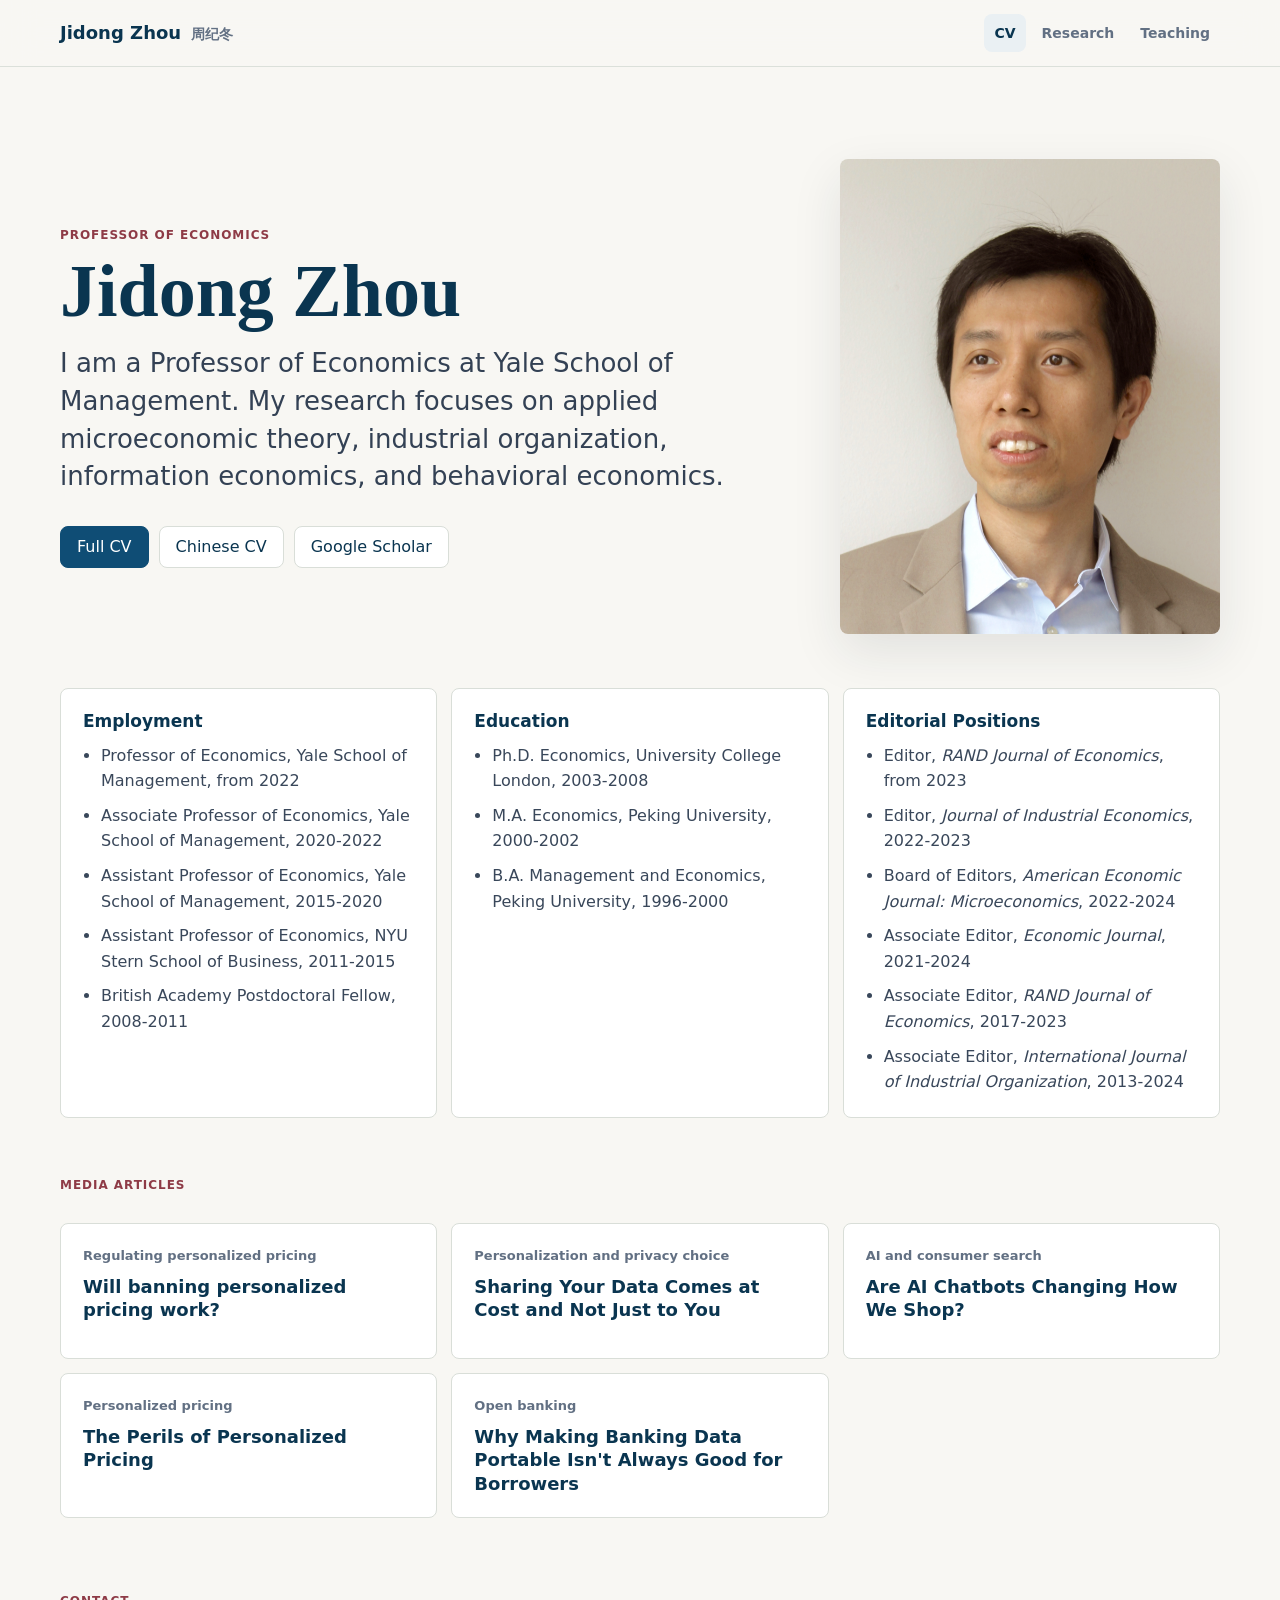
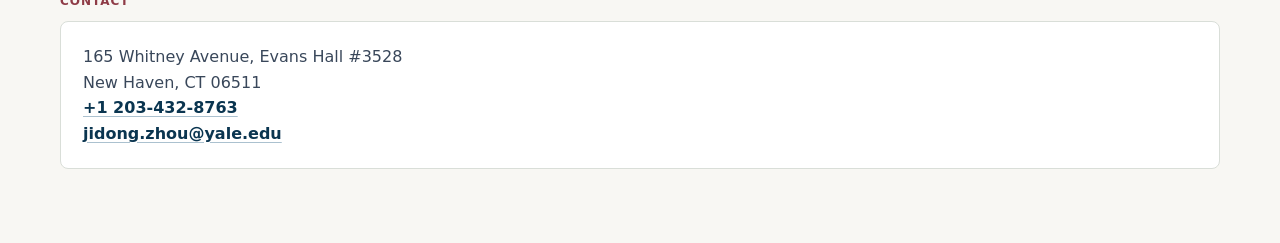
<file: index.html>
<!doctype html>
<html lang="en">
  <head>
    <meta charset="utf-8" />
    <meta name="viewport" content="width=device-width, initial-scale=1" />
    <meta
      name="description"
      content="Jidong Zhou, Professor of Economics at Yale School of Management. Research in applied microeconomic theory, industrial organization, information economics, and behavioral economics."
    />
    <title>CV | Jidong Zhou</title>
    <link rel="stylesheet" href="styles.css" />
  </head>
  <body data-page="cv">
    <header class="site-header">
      <a class="site-title" href="index.html" aria-label="Jidong Zhou CV">
        <span>Jidong Zhou</span>
        <span>周纪冬</span>
      </a>
      <button class="nav-toggle" type="button" aria-label="Open navigation" aria-expanded="false" aria-controls="site-nav">
        <span></span>
        <span></span>
        <span></span>
      </button>
      <nav id="site-nav" class="site-nav" aria-label="Main navigation">
        <a href="index.html" data-page="cv">CV</a>
        <a href="research.html" data-page="research">Research</a>
        <a href="teaching.html" data-page="teaching">Teaching</a>
      </nav>
    </header>

    <main>
      <section class="intro section-wrap">
        <div class="intro-copy">
          <p class="eyebrow">Professor of Economics</p>
          <h1>Jidong Zhou</h1>
          <p class="intro-lede">
            I am a Professor of Economics at Yale School of Management. My research focuses on applied microeconomic theory, industrial organization, information economics, and behavioral economics.
          </p>
          <div class="intro-actions">
            <a class="button primary" href="https://drive.google.com/file/d/1NAV-IcpganPE3tilhhXrdsFZWTrWR2mY/view?usp=sharing" target="_blank" rel="noreferrer">Full CV</a>
            <a class="button" href="https://drive.google.com/file/d/1QHR6ZOoLEqy23mCEOTTazOFGDCbtmv1Q/view?usp=sharing" target="_blank" rel="noreferrer">Chinese CV</a>
            <a class="button" href="http://scholar.google.com/citations?user=oXn7rcEAAAAJ&amp;hl=en" target="_blank" rel="noreferrer">Google Scholar</a>
          </div>
        </div>
        <figure class="portrait-block">
          <img src="assets/jidong-zhou.png" alt="Jidong Zhou" />
        </figure>
      </section>

      <section class="section-wrap cv-section" aria-label="Curriculum vitae">
        <div class="cv-grid">
          <section>
            <h3>Employment</h3>
            <ul>
              <li>Professor of Economics, Yale School of Management, from 2022</li>
              <li>Associate Professor of Economics, Yale School of Management, 2020-2022</li>
              <li>Assistant Professor of Economics, Yale School of Management, 2015-2020</li>
              <li>Assistant Professor of Economics, NYU Stern School of Business, 2011-2015</li>
              <li>British Academy Postdoctoral Fellow, 2008-2011</li>
            </ul>
          </section>
          <section>
            <h3>Education</h3>
            <ul>
              <li>Ph.D. Economics, University College London, 2003-2008</li>
              <li>M.A. Economics, Peking University, 2000-2002</li>
              <li>B.A. Management and Economics, Peking University, 1996-2000</li>
            </ul>
          </section>
          <section>
            <h3>Editorial Positions</h3>
            <ul>
              <li>Editor, <em>RAND Journal of Economics</em>, from 2023</li>
              <li>Editor, <em>Journal of Industrial Economics</em>, 2022-2023</li>
              <li>Board of Editors, <em>American Economic Journal: Microeconomics</em>, 2022-2024</li>
              <li>Associate Editor, <em>Economic Journal</em>, 2021-2024</li>
              <li>Associate Editor, <em>RAND Journal of Economics</em>, 2017-2023</li>
              <li>Associate Editor, <em>International Journal of Industrial Organization</em>, 2013-2024</li>
            </ul>
          </section>
        </div>
      </section>

      <section class="section-wrap insights-section" aria-label="Media articles">
        <div class="section-heading">
          <p class="eyebrow">Media Articles</p>
        </div>
        <div id="insights-list" class="insight-list"></div>
      </section>

      <section class="section-wrap contact-section" aria-label="Contact information">
        <p class="eyebrow">Contact</p>
        <div class="contact-card">
          <address>
            165 Whitney Avenue, Evans Hall #3528<br />
            New Haven, CT 06511<br />
            <a href="tel:+12034328763">+1 203-432-8763</a><br />
            <a href="mailto:jidong.zhou@yale.edu">jidong.zhou@yale.edu</a>
          </address>
        </div>
      </section>
    </main>

    <script src="app.js"></script>
  </body>
</html>
</file>
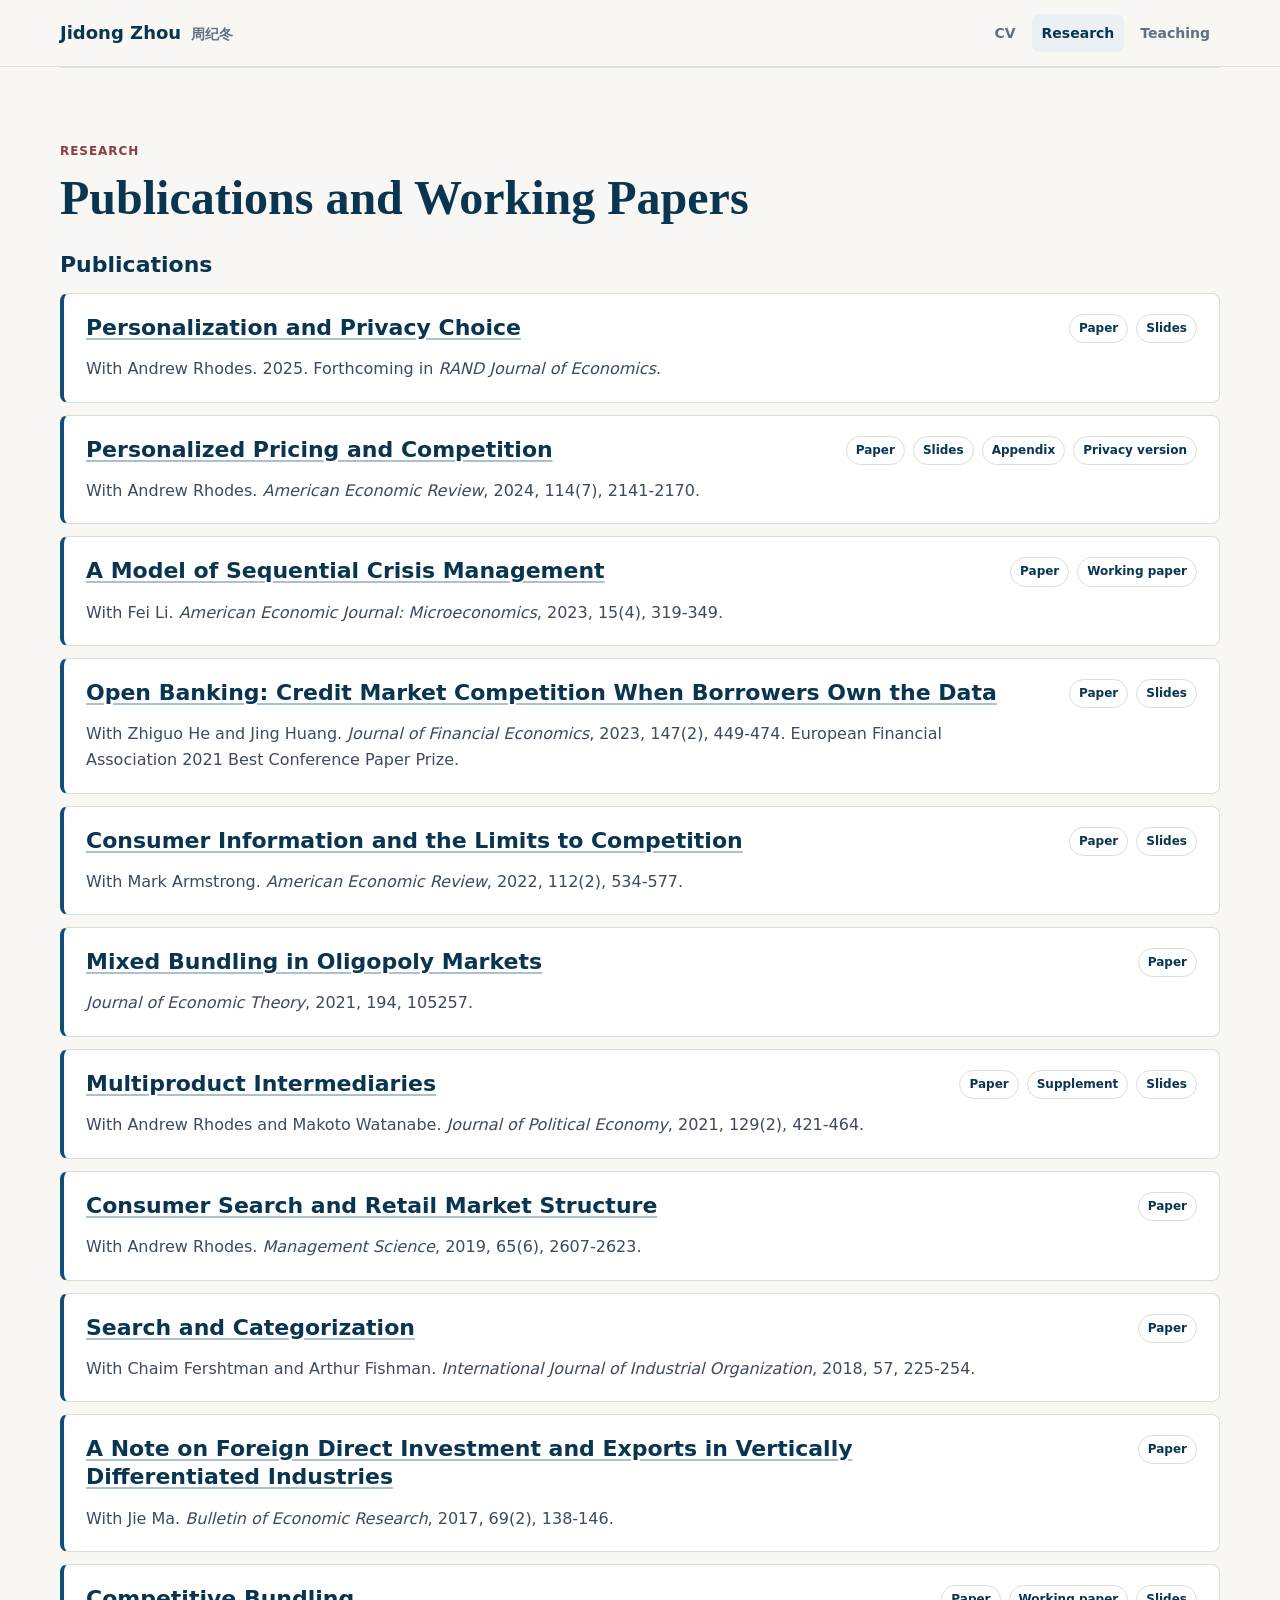
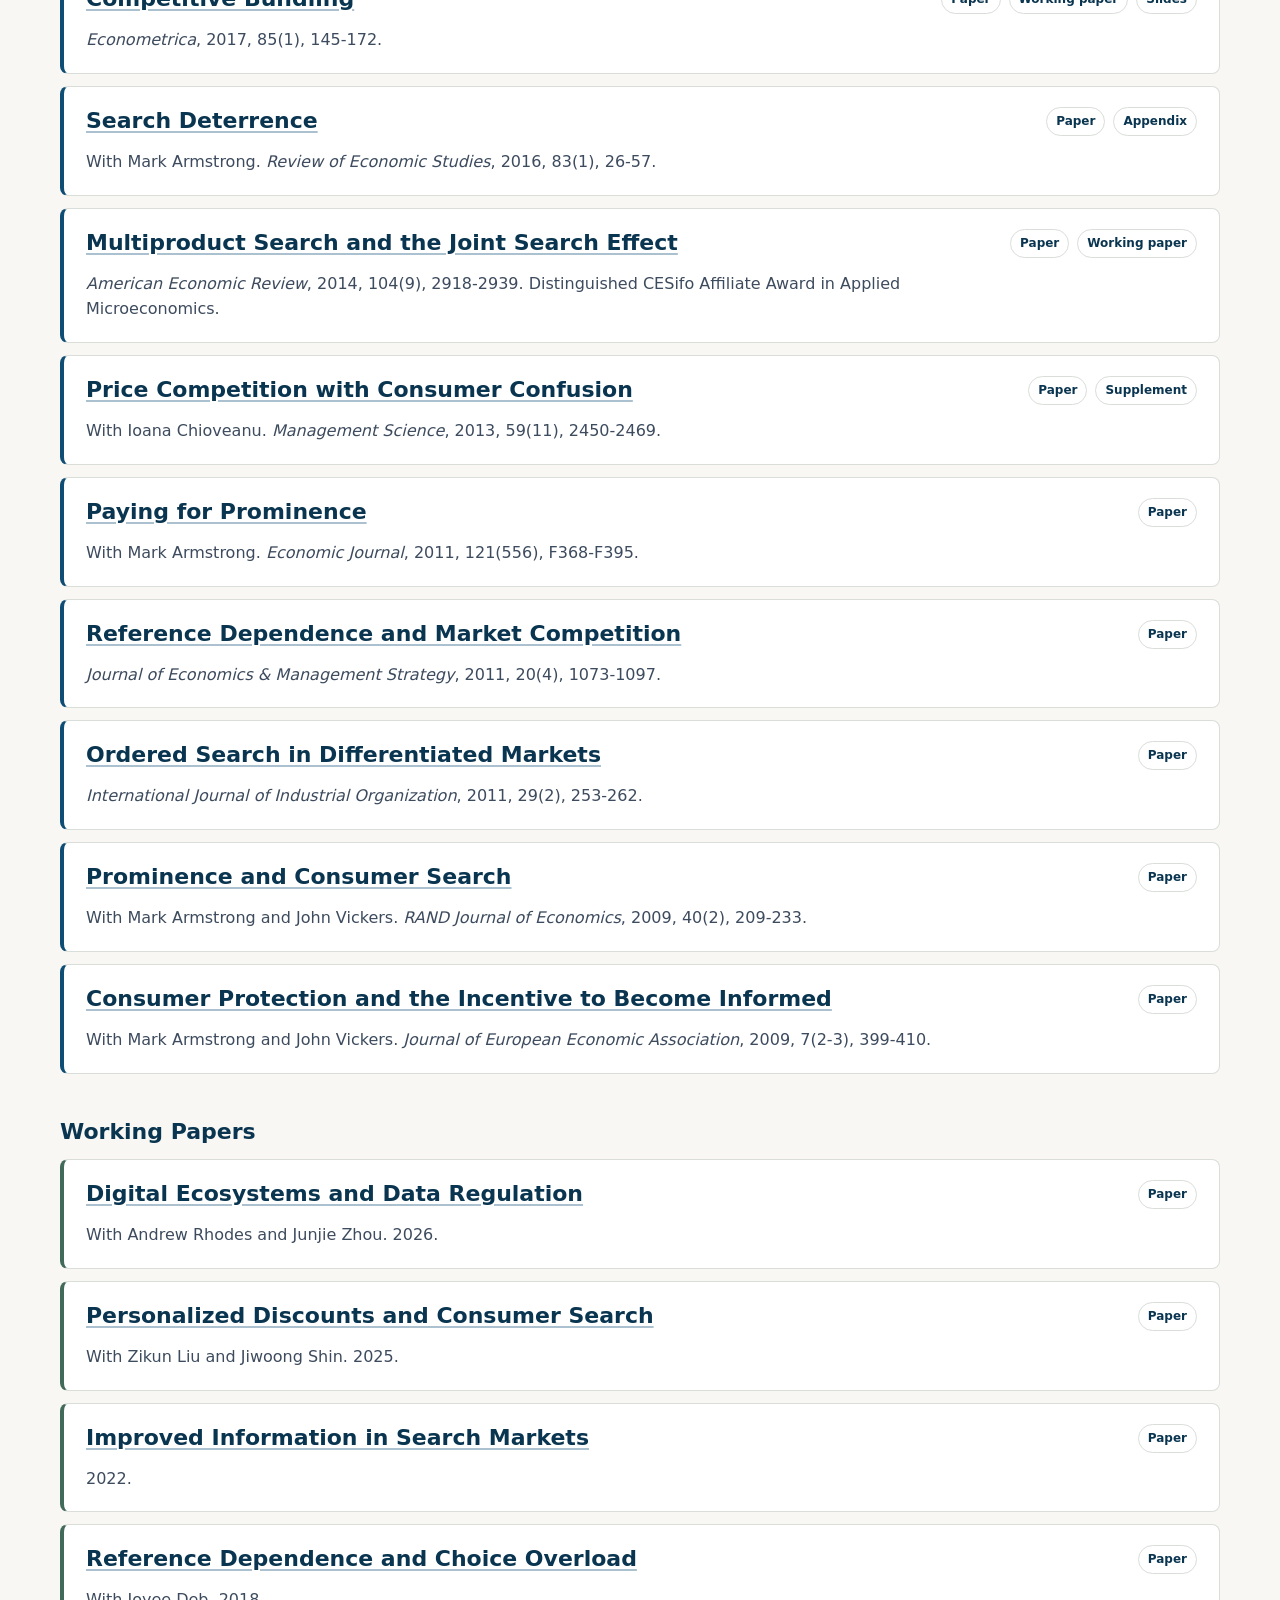
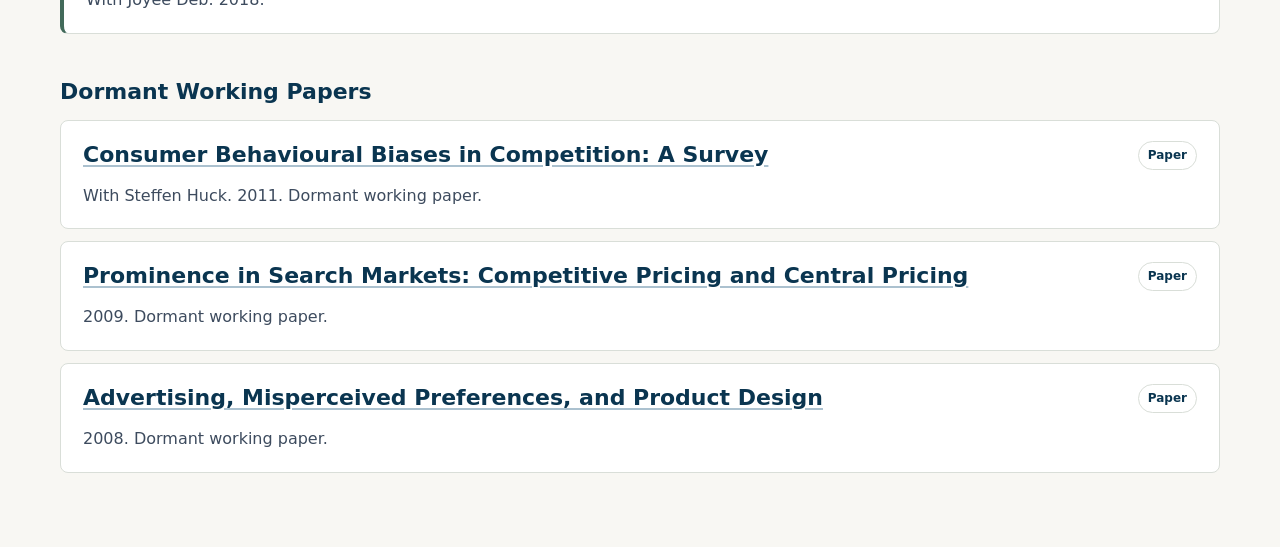
<file: research.html>
<!doctype html>
<html lang="en">
  <head>
    <meta charset="utf-8" />
    <meta name="viewport" content="width=device-width, initial-scale=1" />
    <meta name="description" content="Research by Jidong Zhou." />
    <title>Research | Jidong Zhou</title>
    <link rel="stylesheet" href="styles.css" />
  </head>
  <body data-page="research">
    <header class="site-header">
      <a class="site-title" href="index.html" aria-label="Jidong Zhou CV">
        <span>Jidong Zhou</span>
        <span>周纪冬</span>
      </a>
      <button class="nav-toggle" type="button" aria-label="Open navigation" aria-expanded="false" aria-controls="site-nav">
        <span></span>
        <span></span>
        <span></span>
      </button>
      <nav id="site-nav" class="site-nav" aria-label="Main navigation">
        <a href="index.html" data-page="cv">CV</a>
        <a href="research.html" data-page="research">Research</a>
        <a href="teaching.html" data-page="teaching">Teaching</a>
      </nav>
    </header>

    <main>
      <section class="section-wrap research-section" aria-labelledby="research-title">
        <div class="section-heading">
          <p class="eyebrow">Research</p>
          <h2 id="research-title">Publications and Working Papers</h2>
        </div>
        <div class="research-block">
          <h3>Publications</h3>
          <div id="publications-list" class="research-list"></div>
        </div>
        <div class="research-block">
          <h3>Working Papers</h3>
          <div id="working-papers-list" class="research-list"></div>
        </div>
        <div class="research-block">
          <h3>Dormant Working Papers</h3>
          <div id="dormant-papers-list" class="research-list"></div>
        </div>
      </section>
    </main>

    <script src="app.js"></script>
  </body>
</html>
</file>
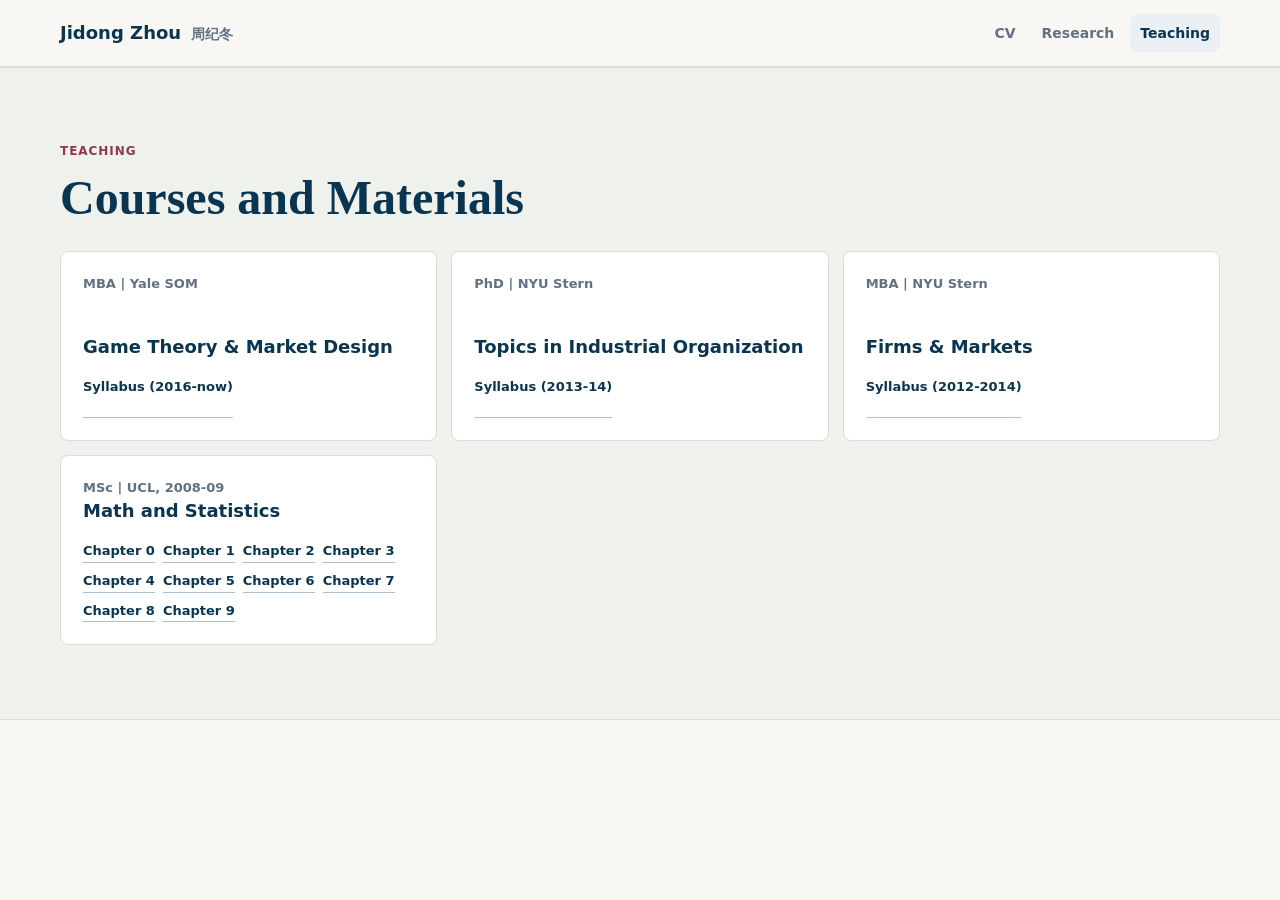
<file: teaching.html>
<!doctype html>
<html lang="en">
  <head>
    <meta charset="utf-8" />
    <meta name="viewport" content="width=device-width, initial-scale=1" />
    <meta name="description" content="Teaching by Jidong Zhou." />
    <title>Teaching | Jidong Zhou</title>
    <link rel="stylesheet" href="styles.css" />
  </head>
  <body data-page="teaching">
    <header class="site-header">
      <a class="site-title" href="index.html" aria-label="Jidong Zhou CV">
        <span>Jidong Zhou</span>
        <span>周纪冬</span>
      </a>
      <button class="nav-toggle" type="button" aria-label="Open navigation" aria-expanded="false" aria-controls="site-nav">
        <span></span>
        <span></span>
        <span></span>
      </button>
      <nav id="site-nav" class="site-nav" aria-label="Main navigation">
        <a href="index.html" data-page="cv">CV</a>
        <a href="research.html" data-page="research">Research</a>
        <a href="teaching.html" data-page="teaching">Teaching</a>
      </nav>
    </header>

    <main>
      <section class="teaching-section" aria-labelledby="teaching-title">
        <div class="section-wrap">
          <div class="section-heading">
            <p class="eyebrow">Teaching</p>
            <h2 id="teaching-title">Courses and Materials</h2>
          </div>
          <div id="teaching-list" class="teaching-list"></div>
        </div>
      </section>
    </main>

    <script src="app.js"></script>
  </body>
</html>
</file>
<file: styles.css>
:root {
  color-scheme: light;
  --bg: #f8f7f3;
  --paper: #ffffff;
  --ink: #1c2430;
  --muted: #627083;
  --line: #d9ded8;
  --blue: #0f4d75;
  --blue-dark: #0a3550;
  --green: #426a5a;
  --red: #8e3b46;
  --gold: #aa7a28;
  --shadow: 0 18px 50px rgba(28, 36, 48, 0.1);
  --max: 1160px;
}

* {
  box-sizing: border-box;
}

html {
  scroll-behavior: smooth;
}

body {
  margin: 0;
  background: var(--bg);
  color: var(--ink);
  font-family:
    Inter, ui-sans-serif, system-ui, -apple-system, BlinkMacSystemFont, "Segoe UI",
    sans-serif;
  line-height: 1.6;
}

img {
  display: block;
  max-width: 100%;
}

a {
  color: inherit;
}

button,
a.button {
  font: inherit;
}

.section-wrap {
  width: min(var(--max), calc(100% - 40px));
  margin: 0 auto;
}

.site-header {
  position: sticky;
  top: 0;
  z-index: 10;
  display: flex;
  align-items: center;
  justify-content: space-between;
  gap: 24px;
  padding: 14px max(20px, calc((100vw - var(--max)) / 2));
  border-bottom: 1px solid rgba(217, 222, 216, 0.9);
  background: rgba(248, 247, 243, 0.92);
  backdrop-filter: blur(18px);
}

.site-title {
  display: inline-flex;
  align-items: baseline;
  gap: 10px;
  color: var(--blue-dark);
  font-weight: 800;
  text-decoration: none;
}

.site-title span:first-child {
  font-size: 18px;
}

.site-title span:last-child {
  color: var(--muted);
  font-size: 14px;
}

.site-nav {
  display: flex;
  align-items: center;
  gap: 6px;
}

.site-nav a {
  border-radius: 8px;
  color: var(--muted);
  font-size: 14px;
  font-weight: 750;
  padding: 8px 10px;
  text-decoration: none;
}

.site-nav a:hover,
.site-nav a.active {
  background: #eaf0f3;
  color: var(--blue-dark);
}

.nav-toggle {
  display: none;
  border: 1px solid var(--line);
  border-radius: 8px;
  background: var(--paper);
  min-height: 40px;
  width: 44px;
  padding: 8px;
}

.nav-toggle span {
  display: block;
  height: 2px;
  margin: 5px 0;
  background: var(--blue-dark);
}

.intro {
  display: grid;
  grid-template-columns: minmax(0, 1fr) minmax(260px, 380px);
  align-items: center;
  gap: clamp(32px, 6vw, 72px);
  min-height: calc(100vh - 150px);
  padding: clamp(48px, 8vw, 92px) 0 52px;
}

.eyebrow {
  margin: 0 0 10px;
  color: var(--red);
  font-size: 12px;
  font-weight: 850;
  letter-spacing: 0.08em;
  text-transform: uppercase;
}

h1,
h2,
h3,
p {
  margin-top: 0;
}

h1 {
  margin-bottom: 18px;
  color: var(--blue-dark);
  font-family: Georgia, "Times New Roman", serif;
  font-size: clamp(48px, 8vw, 86px);
  font-weight: 700;
  line-height: 0.98;
}

body[data-page="cv"] .intro h1 {
  font-size: clamp(42px, 6.8vw, 74px);
}

body[data-page="cv"] .intro {
  min-height: 0;
  padding-bottom: 26px;
}

body[data-page="cv"] .cv-section {
  padding-top: 28px;
  padding-bottom: 34px;
}

body[data-page="cv"] .insights-section {
  padding-top: 24px;
}

h2 {
  margin-bottom: 0;
  color: var(--blue-dark);
  font-family: Georgia, "Times New Roman", serif;
  font-size: clamp(30px, 4vw, 48px);
  line-height: 1.08;
}

h3 {
  margin-bottom: 10px;
  color: var(--blue-dark);
  font-size: 17px;
  line-height: 1.25;
}

.intro-lede {
  max-width: 780px;
  color: #334154;
  font-size: clamp(19px, 2.2vw, 26px);
  line-height: 1.45;
}

.intro-actions {
  display: flex;
  flex-wrap: wrap;
  gap: 10px;
  margin-top: 30px;
}

.button {
  display: inline-flex;
  align-items: center;
  justify-content: center;
  min-height: 42px;
  border: 1px solid var(--line);
  border-radius: 8px;
  background: var(--paper);
  color: var(--blue-dark);
  font-size: 14px;
  font-weight: 800;
  padding: 0 16px;
  text-decoration: none;
}

.button:hover {
  border-color: #b7c5ce;
  background: #eef4f6;
}

.button.primary {
  border-color: var(--blue);
  background: var(--blue);
  color: #ffffff;
}

.button.primary:hover {
  background: var(--blue-dark);
}

.portrait-block {
  margin: 0;
}

.portrait-block img {
  aspect-ratio: 4 / 5;
  width: 100%;
  border-radius: 8px;
  box-shadow: var(--shadow);
  object-fit: cover;
  object-position: center top;
}

.quick-links {
  border-block: 1px solid var(--line);
  background: #eef1ec;
}

.quick-grid {
  display: grid;
  grid-template-columns: repeat(3, minmax(0, 1fr));
}

.quick-grid a {
  display: grid;
  gap: 4px;
  min-height: 112px;
  padding: 24px;
  border-right: 1px solid var(--line);
  color: var(--blue-dark);
  font-weight: 800;
  text-decoration: none;
}

.quick-grid a:first-child {
  border-left: 1px solid var(--line);
}

.quick-grid a span {
  color: var(--muted);
  font-size: 12px;
  font-weight: 850;
  letter-spacing: 0.08em;
  text-transform: uppercase;
}

.section-heading {
  margin-bottom: 28px;
}

.split-heading {
  display: flex;
  align-items: end;
  justify-content: space-between;
  gap: 20px;
}

.insights-section,
.research-section,
.cv-section {
  padding: 74px 0;
}

.insight-list,
.teaching-list {
  display: grid;
  grid-template-columns: repeat(3, minmax(0, 1fr));
  gap: 14px;
}

.insight-card,
.teaching-card,
.paper-card,
.cv-grid section,
.cv-download {
  border: 1px solid var(--line);
  border-radius: 8px;
  background: var(--paper);
}

.insight-card,
.teaching-card {
  display: grid;
  min-height: 164px;
  padding: 22px;
  text-decoration: none;
}

.insight-card {
  align-content: start;
  gap: 8px;
  min-height: 136px;
}

.insight-card span,
.teaching-card span {
  color: var(--muted);
  font-size: 13px;
  font-weight: 750;
}

.insight-card strong,
.teaching-card strong {
  color: var(--blue-dark);
  font-size: 18px;
  line-height: 1.3;
}

.teaching-card strong {
  align-self: end;
}

.research-section {
  border-top: 1px solid var(--line);
}

.research-list {
  display: grid;
  gap: 12px;
}

.research-block + .research-block {
  margin-top: 44px;
}

.research-block h3 {
  margin-bottom: 14px;
  font-size: 22px;
}

.paper-card {
  display: grid;
  grid-template-columns: minmax(0, 1fr) auto;
  gap: 18px;
  padding: 20px 22px;
}

.paper-title {
  color: var(--blue-dark);
  font-size: 12px;
  font-weight: 700;
  line-height: 1.28;
}

.paper-title a {
  text-decoration-color: rgba(15, 77, 117, 0.35);
  text-underline-offset: 3px;
}

.paper-details {
  margin: 7px 0 0;
  color: #3d4b5e;
}

.journal-name {
  font-style: italic;
}

.paper-links {
  display: flex;
  align-items: start;
  justify-content: flex-end;
  flex-wrap: wrap;
  gap: 8px;
  min-width: 180px;
}

.paper-links a {
  border: 1px solid var(--line);
  border-radius: 999px;
  color: var(--blue-dark);
  font-size: 12px;
  font-weight: 800;
  padding: 4px 9px;
  text-decoration: none;
}

.paper-card[data-kind="working"] {
  border-left: 4px solid var(--green);
}

.paper-card[data-kind="published"] {
  border-left: 4px solid var(--blue);
}

.teaching-section {
  padding: 74px 0;
  border-block: 1px solid var(--line);
  background: #eef1ec;
}

.teaching-card {
  min-height: 190px;
}

.teaching-links {
  display: flex;
  flex-wrap: wrap;
  gap: 8px;
  margin-top: 18px;
}

.teaching-links a {
  border-bottom: 1px solid rgba(15, 77, 117, 0.35);
  color: var(--blue-dark);
  font-size: 13px;
  font-weight: 800;
  text-decoration: none;
}

.cv-grid {
  display: grid;
  grid-template-columns: repeat(3, minmax(0, 1fr));
  gap: 14px;
}

.cv-grid section,
.cv-download {
  padding: 22px;
}

.cv-grid ul {
  display: grid;
  gap: 9px;
  margin: 0;
  padding-left: 18px;
  color: #39475a;
}

.contact-section {
  padding-bottom: 74px;
}

.contact-card {
  border: 1px solid var(--line);
  border-radius: 8px;
  background: var(--paper);
  padding: 22px;
}

.contact-card address {
  color: #39475a;
  font-style: normal;
}

.contact-card a {
  color: var(--blue-dark);
  font-weight: 800;
  text-decoration-color: rgba(15, 77, 117, 0.35);
  text-underline-offset: 3px;
}

.cv-download {
  display: flex;
  grid-column: span 3;
  align-items: center;
  gap: 10px;
}

.cv-download h3 {
  margin: 0 auto 0 0;
}

.site-footer {
  padding: 38px 0;
  background: var(--blue-dark);
  color: #e8eef2;
}

.footer-grid {
  display: grid;
  grid-template-columns: minmax(0, 1fr) auto;
  gap: 24px;
}

.site-footer h2 {
  color: #ffffff;
  font-size: 26px;
}

.site-footer p {
  margin-bottom: 0;
  color: #b8c8d4;
}

.site-footer address {
  color: #dce7ed;
  font-style: normal;
}

.site-footer a {
  color: #ffffff;
}

@media (max-width: 920px) {
  .intro,
  .quick-grid,
  .insight-list,
  .teaching-list,
  .cv-grid,
  .footer-grid {
    grid-template-columns: 1fr;
  }

  .intro {
    min-height: 0;
  }

  .portrait-block {
    max-width: 420px;
  }

  .quick-grid a,
  .quick-grid a:first-child {
    border-inline: 1px solid var(--line);
    border-bottom: 1px solid var(--line);
  }

  .paper-card {
    grid-template-columns: 1fr;
  }

  .paper-links {
    justify-content: flex-start;
    min-width: 0;
  }

  .cv-download {
    grid-column: auto;
    align-items: stretch;
    flex-direction: column;
  }

}

@media (max-width: 700px) {
  .site-header {
    align-items: start;
  }

  .nav-toggle {
    display: block;
  }

  .site-nav {
    position: absolute;
    top: 68px;
    right: 20px;
    left: 20px;
    display: none;
    border: 1px solid var(--line);
    border-radius: 8px;
    background: var(--paper);
    box-shadow: var(--shadow);
    padding: 8px;
  }

  .site-nav.open {
    display: grid;
  }

  .site-nav a {
    padding: 11px 12px;
  }

  .section-wrap {
    width: min(var(--max), calc(100% - 28px));
  }

  .intro {
    gap: 28px;
    padding-top: 38px;
  }

  .portrait-block {
    max-width: 260px;
  }

  .portrait-block img {
    aspect-ratio: 1 / 1;
  }

  .split-heading {
    align-items: stretch;
    flex-direction: column;
  }

  .insights-section,
  .research-section,
  .teaching-section,
  .cv-section {
    padding: 52px 0;
  }
}
</file>
